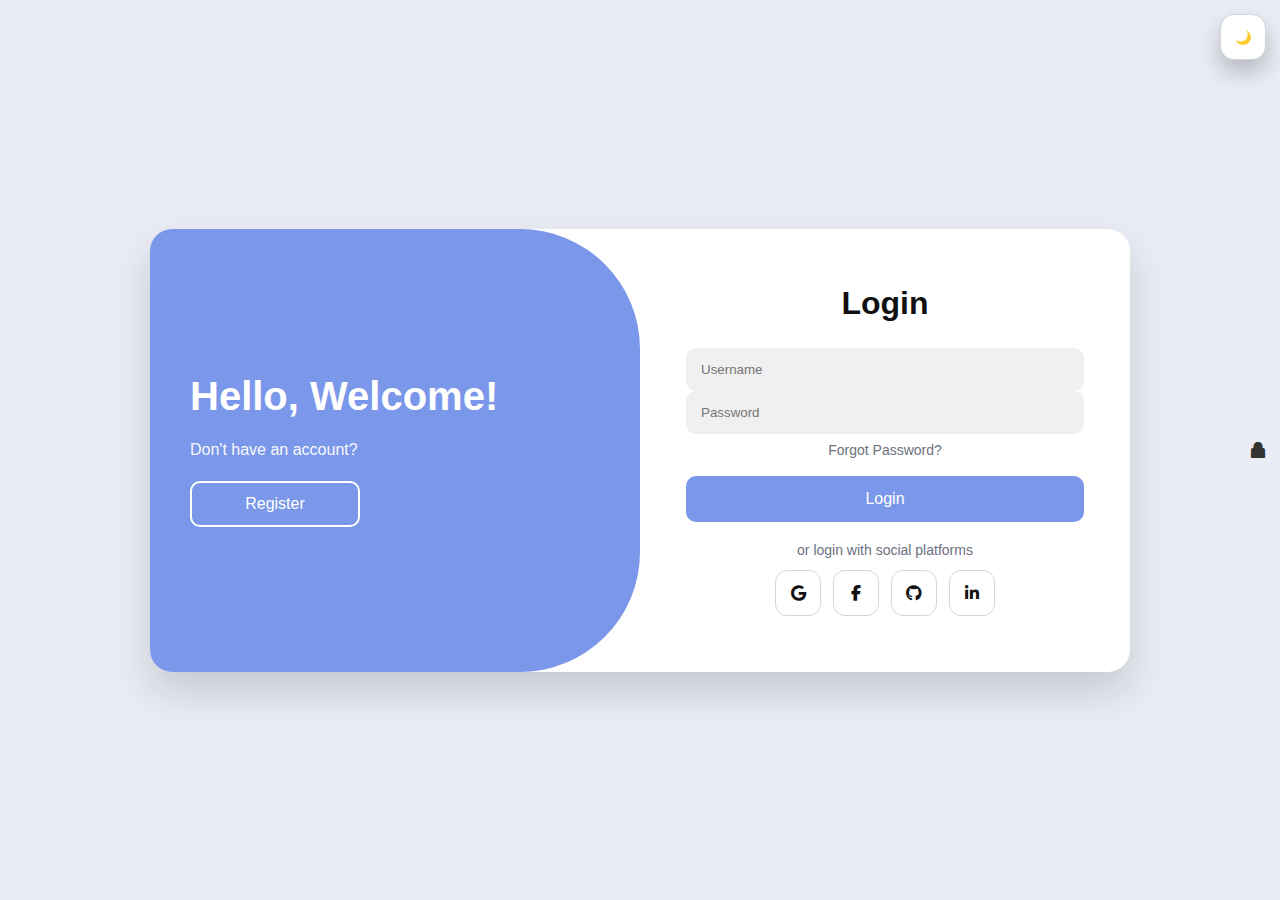
<file: index.html>
<!DOCTYPE html>
<html lang="en">
<head>
  <meta charset="UTF-8" />
  <meta name="viewport" content="width=device-width, initial-scale=1.0"/>
  <title>My Website</title>
  <link rel="stylesheet" href="style.css?v=2">
  <link href="https://cdnjs.cloudflare.com/ajax/libs/font-awesome/6.5.0/css/all.min.css" rel="stylesheet">
</head>
<script src="app.js"></script>
<body>
<button class="theme-toggle" id="themeToggle" type="button" aria-label="Toggle theme">
  🌙
</button>
<div class="container"><button class="theme-toggle" id="themeToggle" type="button" aria-label="Toggle theme">
  <span>🌙</span>
</button>
  <div class="left-panel">
    <h1>Hello, Welcome!</h1>
    <p>Don't have an account?</p>
    <a href="register.html" class="outline-btn">Register</a>
  </div>

  <div class="right-panel">
  <h2>Login</h2>

  <form id="loginForm">
    <div class="input-box">
      <input id="loginUsername" type="text" placeholder="Username" autocomplete="username">
      <i class="fa fa-user"></i>
    </div>

    <div class="input-box">
      <input id="loginPassword" type="password" placeholder="Password" autocomplete="current-password">
      <i class="fa fa-lock"></i>
    </div>

    <a href="#" class="forgot">Forgot Password?</a>

    <button class="main-btn" type="submit">Login</button>

    <p id="loginMsg" class="msg"></p>
  </form>

  <p class="or">or login with social platforms</p>

  <div class="socials">
    <div><i class="fab fa-google"></i></div>
    <div><i class="fab fa-facebook-f"></i></div>
    <div><i class="fab fa-github"></i></div>
    <div><i class="fab fa-linkedin-in"></i></div>
  </div>
</div>

<script src="app.js"></script>
</file>
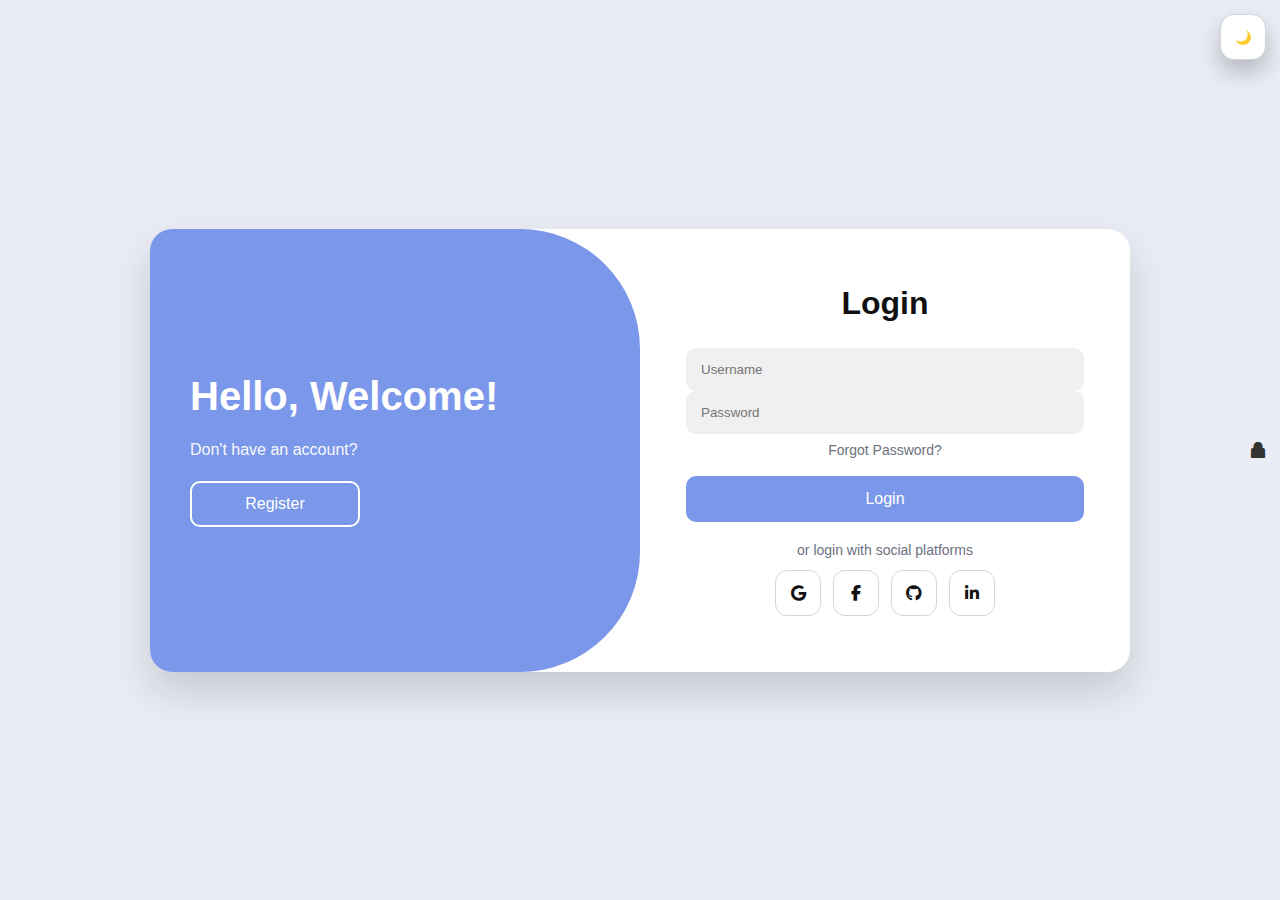
<file: dashboard.html>
<!DOCTYPE html>
<html lang="en">
<head>
  <meta charset="UTF-8" />
  <meta name="viewport" content="width=device-width, initial-scale=1.0"/>
  <title>Dashboard</title>
  <link rel="stylesheet" href="style.css?v=3">
</head>
<body>

<div class="container" style="max-width:720px;">
  <div class="left-panel" style="border-radius:22px 0 0 22px;">
    <h1>You're in ✅</h1>
    <p>Welcome, <b id="dashName">User</b></p>
    <button id="logoutBtn" class="outline-btn" style="cursor:pointer;">Logout</button>
  </div>

  <div class="right-panel">
    <h2>Dashboard</h2>
    <p style="color:#666; line-height:1.7;">
      This is your first protected page.
      Next we can add: profile, settings, posts, etc.
    </p>
  </div>
</div>

<script src="app.js"></script>
</body>
</html>
</file>
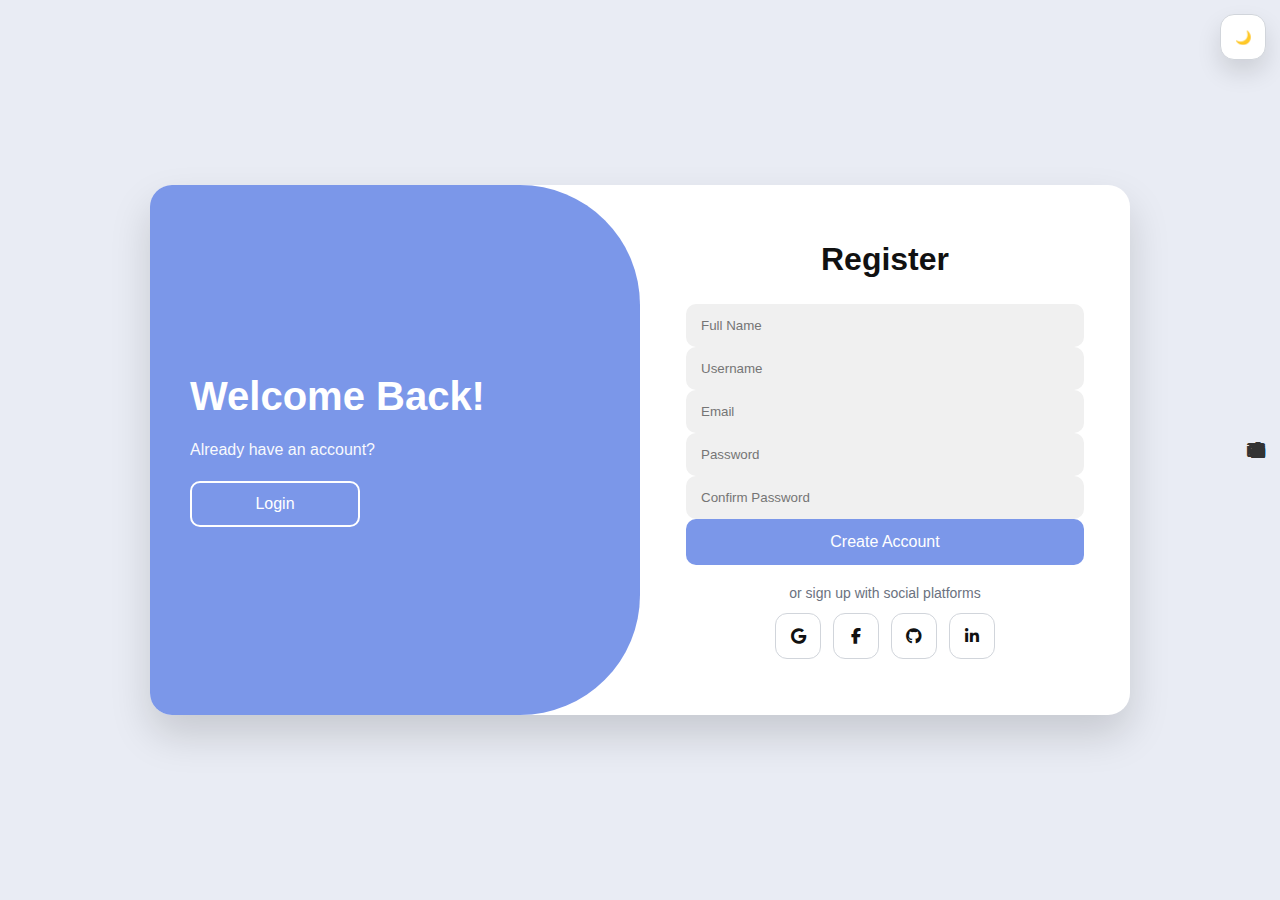
<file: register.html>
<!DOCTYPE html>
<html lang="en">
<head>
  <meta charset="UTF-8" />
  <meta name="viewport" content="width=device-width, initial-scale=1.0"/>
  <title>Register</title>
  <link rel="stylesheet" href="style.css?v=3">
  <link href="https://cdnjs.cloudflare.com/ajax/libs/font-awesome/6.5.0/css/all.min.css" rel="stylesheet">
</head>
<script src="app.js"></script>
<body>

<div class="container"><button class="theme-toggle" id="themeToggle" type="button" aria-label="Toggle theme">
  <span>🌙</span>
</button>
  <!-- Left Panel -->
  <div class="left-panel">
    <h1>Welcome Back!</h1>
    <p>Already have an account?</p>
    <a href="index.html" class="outline-btn">Login</a>
  </div>

  <div class="right-panel">
  <h2>Register</h2>

  <form id="registerForm">
    <div class="input-box">
      <input id="fullName" type="text" placeholder="Full Name" autocomplete="name">
      <i class="fa fa-id-card"></i>
    </div>

    <div class="input-box">
      <input id="regUsername" type="text" placeholder="Username" autocomplete="username">
      <i class="fa fa-user"></i>
    </div>

    <div class="input-box">
      <input id="email" type="email" placeholder="Email" autocomplete="email">
      <i class="fa fa-envelope"></i>
    </div>

    <div class="input-box">
      <input id="regPassword" type="password" placeholder="Password" autocomplete="new-password">
      <i class="fa fa-lock"></i>
    </div>

    <div class="input-box">
      <input id="confirmPassword" type="password" placeholder="Confirm Password" autocomplete="new-password">
      <i class="fa fa-lock"></i>
    </div>

    <button class="main-btn" type="submit">Create Account</button>
    <p id="regMsg" class="msg"></p>
  </form>

  <p class="or">or sign up with social platforms</p>

  <div class="socials">
    <div><i class="fab fa-google"></i></div>
    <div><i class="fab fa-facebook-f"></i></div>
    <div><i class="fab fa-github"></i></div>
    <div><i class="fab fa-linkedin-in"></i></div>
  </div>
</div>

<script src="app.js"></script>
</file>
<file: style.css>
* {
  box-sizing: border-box;
  font-family: Arial, Helvetica, sans-serif;
}

body {
  margin: 0;
  background: var(--bg);
  color: var(--text);
  min-height: 100vh;
  display: flex;
  justify-content: center;
  align-items: center;
  padding: 18px;
}

/* کارت اصلی */
.container {
  width: min(980px, 100%);
  background: var(--card);
  border-radius: 22px;
  display: flex;
  overflow: hidden;
  box-shadow: 0 20px 40px rgba(0,0,0,0.15);
}

/* پنل‌ها */
.left-panel,
.right-panel {
  width: 50%;
}

/* Left */
.left-panel {
  background: #7b97e9;
  color: white;
  padding: 56px 40px;
  border-radius: 0 120px 120px 0;
  display: flex;
  flex-direction: column;
  justify-content: center;
}

.left-panel h1 {
  font-size: 40px;
  margin: 0 0 10px;
}

.left-panel p {
  margin: 12px 0 22px;
  opacity: 0.95;
}

.outline-btn {
  width: 170px;
  padding: 12px 14px;
  background: transparent;
  border: 2px solid #fff;
  color: white;
  border-radius: 10px;
  text-decoration: none;
  text-align: center;
  display: inline-block;
}

/* Right */
.right-panel {
  padding: 56px 46px;
  text-align: center;
}

.right-panel h2 {
  font-size: 32px;
  margin: 0 0 26px;
}

.input-box input{
  background: var(--input);
  color: var(--text);
}

.input-box input {
  width: 100%;
  padding: 14px 45px 14px 15px;
  border-radius: 10px;
  border: none;
  background: #f0f0f0;
  outline: none;
}

.input-box i {
  position: absolute;
  right: 15px;
  top: 50%;
  transform: translateY(-50%);
  color: #333;
}

.forgot {
  font-size: 14px;
  display: block;
  margin: 8px 0 18px;
  text-decoration: none;
  color: #555;
}

.main-btn {
  width: 100%;
  padding: 14px;
  background: #7b97e9;
  border: none;
  color: white;
  border-radius: 10px;
  font-size: 16px;
  cursor: pointer;
}

.or {
  margin: 20px 0 12px;
  font-size: 14px;
  color: #777;
}

.socials {
  display: flex;
  justify-content: center;
  gap: 12px;
  flex-wrap: wrap;            /* روی موبایل نریزه */
}

.socials div {
  width: 46px;
  height: 46px;
  border-radius: 12px;
  border: 1px solid #ccc;
  display: flex;
  align-items: center;
  justify-content: center;
  cursor: pointer;
}

/* ✅ موبایل: تبدیل به حالت ستونی */
@media (max-width: 820px) {
  body {
    align-items: flex-start;  /* برای موبایل بهتر */
  }

  .container {
    flex-direction: column;
  }

  .left-panel,
  .right-panel {
    width: 100%;
  }

  .left-panel {
    border-radius: 22px 22px 0 0;   /* بالای کارت */
    padding: 34px 24px;
    text-align: center;
  }

  .left-panel h1 {
    font-size: 32px;
  }

  .outline-btn {
    margin: 0 auto;
  }

  .right-panel {
    padding: 30px 22px 34px;
  }

  .right-panel h2 {
    font-size: 28px;
  }
}

/* خیلی کوچیک */
@media (max-width: 380px) {
  .left-panel h1 {
    font-size: 28px;
  }
  .right-panel h2 {
    font-size: 24px;
  }
}
/* ---- Theme tokens ---- */
:root{
  --bg: #e9ecf4;
  --card: #ffffff;
  --text: #111;
  --muted: #6b7280;
  --input: #f0f0f0;
  --border: #d1d5db;
  --accent: #7b97e9;
}

html[data-theme="dark"]{
  --bg: #0b1220;
  --card: #0f172a;
  --text: #e5e7eb;
  --muted: #a1a1aa;
  --input: #111827;
  --border: #273244;
  --accent: #7b97e9;
}

body{
  background: var(--bg);
}

.container{
  background: var(--card);
  animation: pop .35s ease-out;
}

@keyframes pop{
  from { transform: translateY(8px); opacity: 0.7; }
  to   { transform: translateY(0); opacity: 1; }
}

.right-panel h2,
.left-panel h1{
  color: inherit;
}

.right-panel{
  color: var(--text);
}

.forgot, .or, .msg{
  color: var(--muted);
}

.input-box input{
  background: var(--input);
  color: var(--text);
}

.socials div{
  border-color: var(--border);
}

/* ---- Theme toggle button ---- */
.theme-toggle{
  position: fixed;
  top: 14px;
  right: 14px;
  width: 46px;
  height: 46px;
  border-radius: 14px;
  border: 1px solid var(--border);
  background: var(--card);
  color: var(--text);
  box-shadow: 0 12px 25px rgba(0,0,0,0.12);
  display: flex;
  align-items: center;
  justify-content: center;
  cursor: pointer;
}
:root{
  --bg:#e9ecf4;
  --card:#ffffff;
  --text:#111;
  --muted:#6b7280;
  --input:#f0f0f0;
  --border:#d1d5db;
}

html[data-theme="dark"]{
  --bg:#0b1220;
  --card:#0f172a;
  --text:#e5e7eb;
  --muted:#a1a1aa;
  --input:#111827;
  --border:#273244;
}

body{ background: var(--bg); }
.container{ background: var(--card); }
.right-panel{ color: var(--text); }
.forgot, .or, .msg{ color: var(--muted); }
.input-box input{ background: var(--input); color: var(--text); }
.socials div{ border-color: var(--border); }

/* دکمه دارک مود */
.theme-toggle{
  position: fixed;
  top: 14px;
  right: 14px;
  width: 46px;
  height: 46px;
  border-radius: 14px;
  border: 1px solid var(--border);
  background: var(--card);
  color: var(--text);
  display:flex;
  align-items:center;
  justify-content:center;
  cursor:pointer;
  z-index: 9999;
}
</file>
